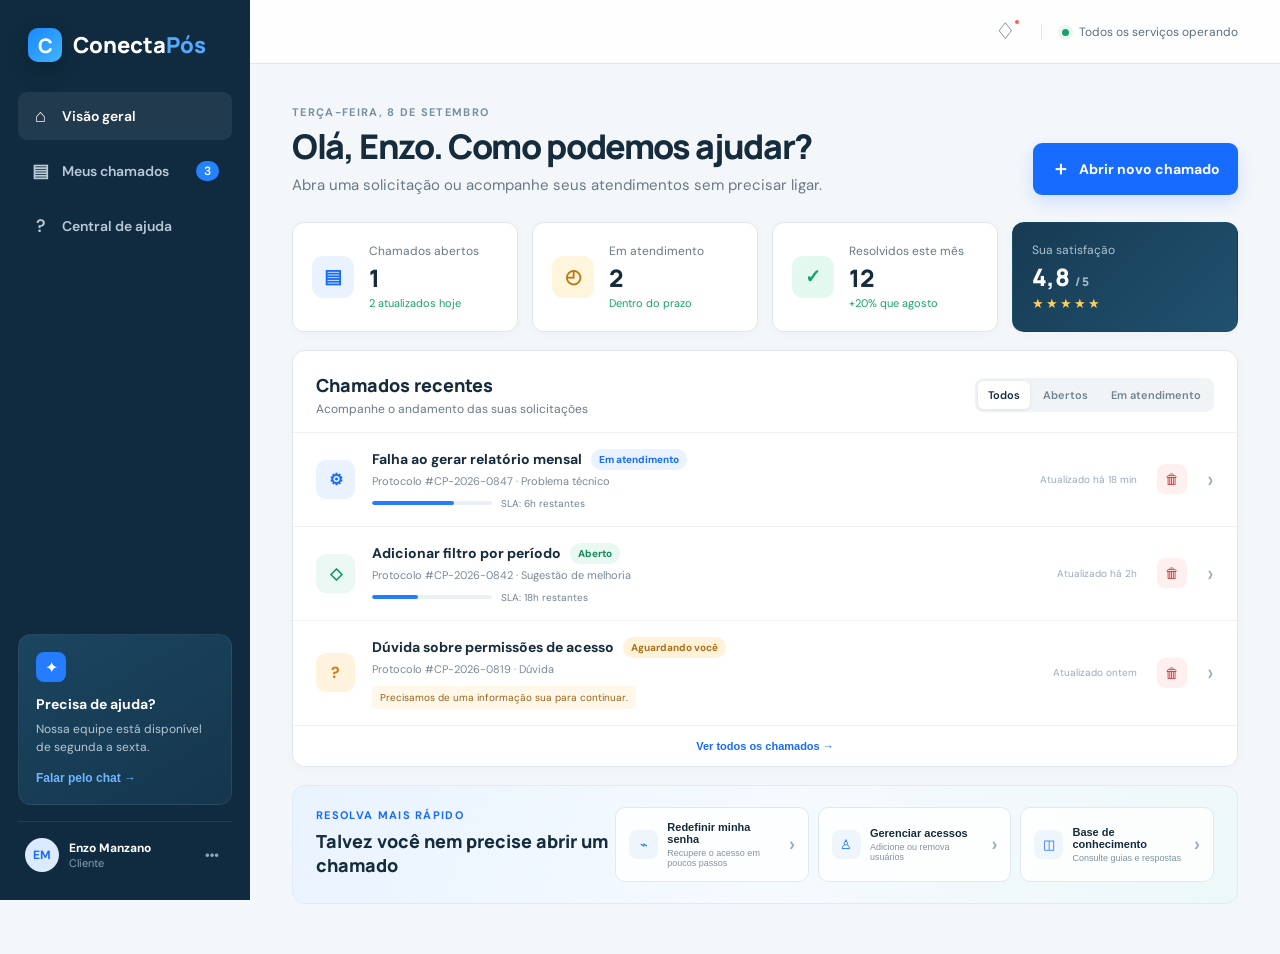
<file: index.html>
<!doctype html>
<html lang="pt-BR">
<head>
  <meta charset="UTF-8" />
  <meta name="viewport" content="width=device-width, initial-scale=1.0" />
  <meta name="description" content="Central digital de pós-venda para abertura e acompanhamento de chamados." />
  <title>ConectaPós | Central de Atendimento</title>
  <link rel="preconnect" href="https://fonts.googleapis.com">
  <link rel="preconnect" href="https://fonts.gstatic.com" crossorigin>
  <link href="https://fonts.googleapis.com/css2?family=DM+Sans:wght@400;500;600;700&family=Manrope:wght@600;700;800&display=swap" rel="stylesheet">
  <link rel="stylesheet" href="styles.css?v=4" />
</head>
<body>
  <aside class="sidebar">
    <a class="brand" href="#" aria-label="Página inicial ConectaPós">
      <span class="brand-mark">C</span>
      <span>Conecta<span>Pós</span></span>
    </a>
    <nav aria-label="Menu principal">
      <a class="nav-item active" href="#inicio"><span class="icon">⌂</span> Visão geral</a>
      <a class="nav-item" href="#chamados"><span class="icon">▤</span> Meus chamados <span class="badge" id="ticketBadge">3</span></a>
      <a class="nav-item" href="#ajuda"><span class="icon">?</span> Central de ajuda</a>
    </nav>
    <div class="sidebar-bottom">
      <div class="support-card">
        <span class="support-icon">✦</span>
        <strong>Precisa de ajuda?</strong>
        <p>Nossa equipe está disponível de segunda a sexta.</p>
        <button id="chatButton" class="text-button">Falar pelo chat →</button>
      </div>
      <div class="user-card">
        <div class="avatar">EM</div>
        <div><strong>Enzo Manzano</strong><small>Cliente</small></div>
        <button class="dots" aria-label="Opções da conta">•••</button>
      </div>
    </div>
  </aside>

  <main>
    <header class="topbar">
      <div class="mobile-brand"><span class="brand-mark">C</span> ConectaPós</div>
      <button class="notification" aria-label="Notificações">♢<span></span></button>
      <div class="status"><i></i> Todos os serviços operando</div>
    </header>

    <section class="content" id="inicio">
      <div class="welcome-row">
        <div>
          <p class="eyebrow">TERÇA-FEIRA, 8 DE SETEMBRO</p>
          <h1>Olá, Enzo. Como podemos ajudar?</h1>
          <p class="subtitle">Abra uma solicitação ou acompanhe seus atendimentos sem precisar ligar.</p>
        </div>
        <button class="primary-button" id="openTicket"><span>＋</span> Abrir novo chamado</button>
      </div>

      <div class="metrics" aria-label="Resumo dos chamados">
        <article class="metric-card"><span class="metric-icon blue">▤</span><div><small>Chamados abertos</small><strong id="openCount">3</strong><em>2 atualizados hoje</em></div></article>
        <article class="metric-card"><span class="metric-icon amber">◴</span><div><small>Em atendimento</small><strong>2</strong><em>Dentro do prazo</em></div></article>
        <article class="metric-card"><span class="metric-icon green">✓</span><div><small>Resolvidos este mês</small><strong>12</strong><em>+20% que agosto</em></div></article>
        <article class="metric-card satisfaction"><div><small>Sua satisfação</small><strong>4,8 <span>/ 5</span></strong><div class="stars">★★★★★</div></div></article>
      </div>

      <section class="panel" id="chamados">
        <div class="panel-header">
          <div><h2>Chamados recentes</h2><p>Acompanhe o andamento das suas solicitações</p></div>
          <div class="filters" role="group" aria-label="Filtrar chamados">
            <button class="filter active" data-filter="Todos">Todos</button>
            <button class="filter" data-filter="Aberto">Abertos</button>
            <button class="filter" data-filter="Em atendimento">Em atendimento</button>
          </div>
        </div>
        <div class="ticket-list" id="ticketList">
          <article class="ticket" data-status="Em atendimento">
            <span class="ticket-type technical">⚙</span>
            <div class="ticket-main"><div class="ticket-title"><strong>Falha ao gerar relatório mensal</strong><span class="pill progress">Em atendimento</span></div><p>Protocolo #CP-2026-0847 · Problema técnico</p><div class="sla"><span><i style="width:68%"></i></span><small>SLA: 6h restantes</small></div></div>
            <div class="ticket-side"><small>Atualizado há 18 min</small><b>›</b></div>
          </article>
          <article class="ticket" data-status="Aberto">
            <span class="ticket-type improvement">◇</span>
            <div class="ticket-main"><div class="ticket-title"><strong>Adicionar filtro por período</strong><span class="pill open">Aberto</span></div><p>Protocolo #CP-2026-0842 · Sugestão de melhoria</p><div class="sla"><span><i style="width:38%"></i></span><small>SLA: 18h restantes</small></div></div>
            <div class="ticket-side"><small>Atualizado há 2h</small><b>›</b></div>
          </article>
          <article class="ticket" data-status="Aguardando cliente">
            <span class="ticket-type question">?</span>
            <div class="ticket-main"><div class="ticket-title"><strong>Dúvida sobre permissões de acesso</strong><span class="pill waiting">Aguardando você</span></div><p>Protocolo #CP-2026-0819 · Dúvida</p><div class="waiting-note">Precisamos de uma informação sua para continuar.</div></div>
            <div class="ticket-side"><small>Atualizado ontem</small><b>›</b></div>
          </article>
        </div>
        <button class="see-all">Ver todos os chamados →</button>
      </section>

      <section class="quick-help" id="ajuda">
        <div><p class="eyebrow">RESOLVA MAIS RÁPIDO</p><h2>Talvez você nem precise abrir um chamado</h2></div>
        <div class="help-links">
          <button data-help="senha"><span>⌁</span><div><strong>Redefinir minha senha</strong><small>Recupere o acesso em poucos passos</small></div><b>›</b></button>
          <button data-help="acesso"><span>♙</span><div><strong>Gerenciar acessos</strong><small>Adicione ou remova usuários</small></div><b>›</b></button>
          <button data-help="base"><span>◫</span><div><strong>Base de conhecimento</strong><small>Consulte guias e respostas</small></div><b>›</b></button>
        </div>
      </section>
    </section>
  </main>

  <dialog id="ticketDialog">
    <form id="ticketForm" method="dialog">
      <div class="dialog-head"><div><p class="eyebrow">NOVO ATENDIMENTO</p><h2>Como podemos ajudar?</h2></div><button type="button" class="close" aria-label="Fechar">×</button></div>
      <label>Tipo de solicitação<select id="ticketType" required><option value="">Selecione uma opção</option><option>Problema técnico</option><option>Dúvida</option><option>Solicitação de manutenção</option><option>Reclamação</option><option>Sugestão de melhoria</option></select></label>
      <label>Assunto<input id="ticketSubject" required minlength="5" placeholder="Resuma o que aconteceu" /></label>
      <label>Conte os detalhes<textarea id="ticketDescription" required rows="4" placeholder="Explique quando o problema começou e como ele afeta você"></textarea></label>
      <label class="upload">⇧ <span><strong>Anexar imagem ou documento</strong><small>PNG, JPG ou PDF de até 10 MB</small></span><input type="file" accept="image/*,.pdf" /></label>
      <div class="ai-note">✦ <span><strong>Triagem inteligente</strong><small>Seu chamado será classificado e encaminhado automaticamente para a equipe certa.</small></span></div>
      <div class="dialog-actions"><button type="button" class="secondary close-action">Cancelar</button><button type="submit" class="primary-button">Enviar chamado</button></div>
    </form>
  </dialog>

  <div class="chat-panel" id="chatPanel" aria-hidden="true"><div class="chat-head"><div><span class="bot">✦</span><div><strong>Assistente Conecta</strong><small><i></i> Online agora</small></div></div><button id="closeChat">×</button></div><div class="chat-body"><div class="message bot-message">Olá, Enzo! Posso ajudar a encontrar uma solução ou abrir um chamado para você. O que aconteceu?</div><div class="suggestions"><button>Meu sistema está com erro</button><button>Quero acompanhar um protocolo</button><button>Tenho uma dúvida</button></div></div><div class="chat-input"><input placeholder="Digite sua mensagem..." aria-label="Mensagem"><button>➤</button></div></div>
  <div class="toast" id="toast" role="status"></div>
  <script src="app.js?v=3"></script>
</body>
</html>
</file>
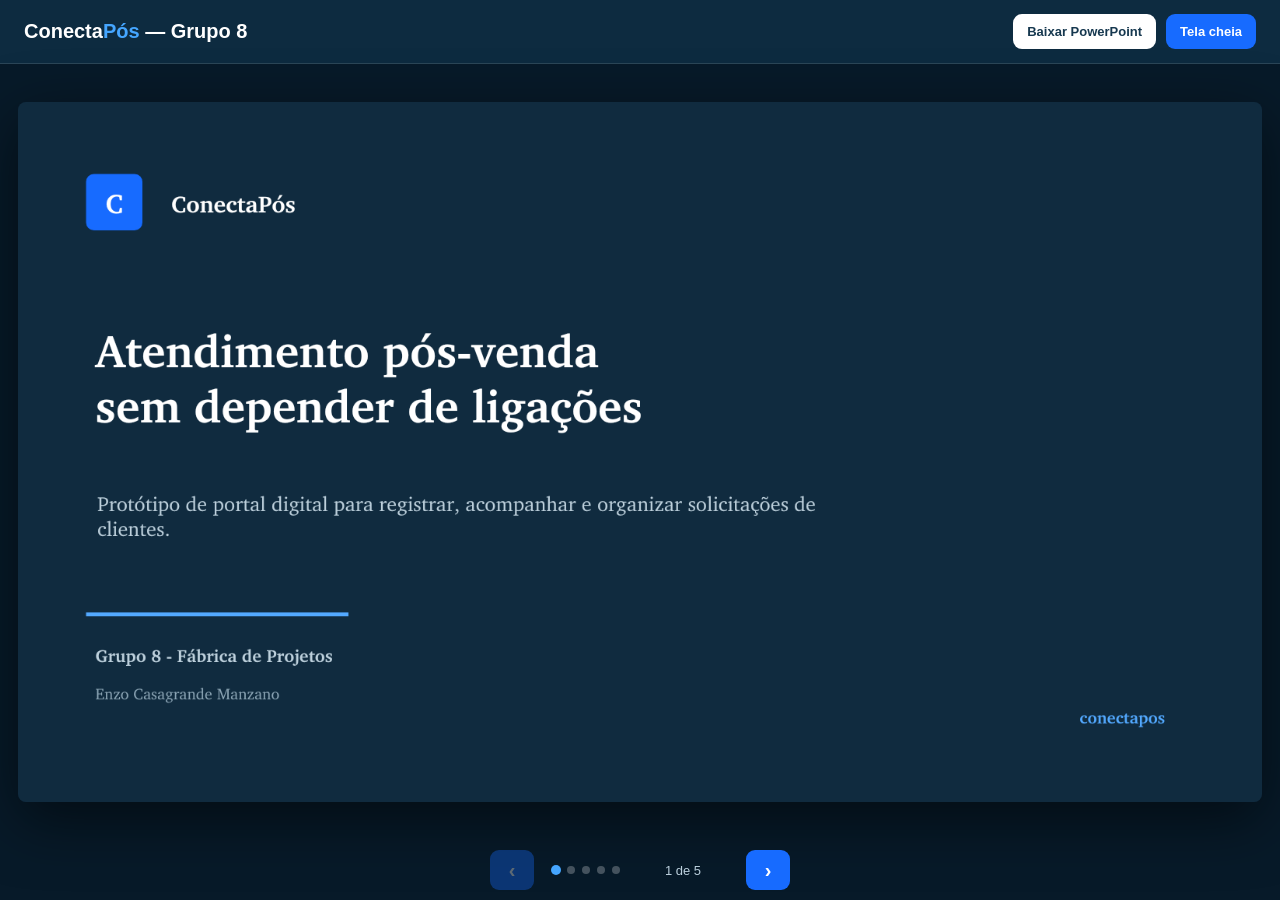
<file: apresentacao/index.html>
<!doctype html>
<html lang="pt-BR">
<head>
<meta charset="utf-8">
<meta name="viewport" content="width=device-width,initial-scale=1">
<meta name="description" content="Apresentação do projeto ConectaPós — Grupo 8">
<title>Apresentação ConectaPós — Grupo 8</title>
<style>
*{box-sizing:border-box}body{margin:0;background:#071a29;color:#fff;font-family:Arial,sans-serif;overflow:hidden}
header{height:64px;padding:0 24px;display:flex;align-items:center;justify-content:space-between;background:#0d2b40;border-bottom:1px solid #ffffff20}
.brand{font-weight:800;font-size:20px}.brand span{color:#45a6ff}.actions{display:flex;gap:10px}
button,a{border:0;border-radius:9px;padding:10px 14px;font-weight:700;cursor:pointer;text-decoration:none;font-size:13px}
.download{background:#fff;color:#16384f}.fullscreen{background:#176bff;color:#fff}
main{height:calc(100vh - 124px);display:grid;place-items:center;padding:18px}
.slide{display:none;max-width:100%;max-height:100%;aspect-ratio:16/9;box-shadow:0 18px 60px #0008;border-radius:8px}
.slide.active{display:block}
footer{height:60px;display:flex;align-items:center;justify-content:center;gap:18px}
.nav{background:#176bff;color:white;width:44px;height:40px;font-size:20px;padding:0}.nav:disabled{opacity:.35;cursor:not-allowed}
.counter{min-width:90px;text-align:center;color:#bcd0dd;font-size:13px}
.dots{display:flex;gap:7px}.dot{width:8px;height:8px;border-radius:50%;background:#ffffff40;padding:0}.dot.active{background:#45a6ff;transform:scale(1.25)}
@media(max-width:650px){header{padding:0 12px}.brand{font-size:15px}.download{display:none}main{padding:8px}.fullscreen{font-size:0}.fullscreen:after{content:"⛶";font-size:18px}}
</style>
</head>
<body>
<header>
  <div class="brand">Conecta<span>Pós</span> — Grupo 8</div>
  <div class="actions">
    <a class="download" href="Apresentacao_ConectaPos_Grupo8_Final.pptx" download>Baixar PowerPoint</a>
    <button class="fullscreen" type="button" onclick="document.documentElement.requestFullscreen?.()">Tela cheia</button>
  </div>
</header>
<main id="deck">
  <img class="slide active" src="slide-1.png" alt="Slide 1 de 5">
  <img class="slide" src="slide-2.png" alt="Slide 2 de 5">
  <img class="slide" src="slide-3.png" alt="Slide 3 de 5">
  <img class="slide" src="slide-4.png" alt="Slide 4 de 5">
  <img class="slide" src="slide-5.png" alt="Slide 5 de 5">
</main>
<footer>
  <button class="nav" id="prev" aria-label="Slide anterior">‹</button>
  <div class="dots" id="dots"></div>
  <span class="counter" id="counter">1 de 5</span>
  <button class="nav" id="next" aria-label="Próximo slide">›</button>
</footer>
<script>
const slides=[...document.querySelectorAll('.slide')],dotsBox=document.querySelector('#dots'),counter=document.querySelector('#counter'),prev=document.querySelector('#prev'),next=document.querySelector('#next');let current=0;
slides.forEach((_,i)=>{const b=document.createElement('button');b.className='dot'+(i===0?' active':'');b.ariaLabel='Ir para o slide '+(i+1);b.onclick=()=>show(i);dotsBox.appendChild(b)});
function show(i){current=Math.max(0,Math.min(slides.length-1,i));slides.forEach((s,n)=>s.classList.toggle('active',n===current));[...dotsBox.children].forEach((d,n)=>d.classList.toggle('active',n===current));counter.textContent=(current+1)+' de '+slides.length;prev.disabled=current===0;next.disabled=current===slides.length-1}
prev.onclick=()=>show(current-1);next.onclick=()=>show(current+1);document.addEventListener('keydown',e=>{if(['ArrowRight',' ','PageDown'].includes(e.key))show(current+1);if(['ArrowLeft','PageUp'].includes(e.key))show(current-1)});show(0);
</script>
</body>
</html>
</file>
<file: styles.css>
:root{--navy:#102b3f;--navy-2:#173b53;--blue:#176bff;--blue-soft:#eaf2ff;--bg:#f4f7fa;--text:#162b3c;--muted:#687987;--line:#e1e8ed;--green:#16a36b;--amber:#e49a24;--white:#fff}*{box-sizing:border-box}html{scroll-behavior:smooth}body{margin:0;background:var(--bg);color:var(--text);font-family:"DM Sans",sans-serif;font-size:16px}.sidebar{position:fixed;inset:0 auto 0 0;width:250px;background:var(--navy);color:#fff;padding:28px 18px;display:flex;flex-direction:column;z-index:10}.brand{display:flex;align-items:center;gap:11px;padding:0 10px 30px;color:white;text-decoration:none;font:800 22px Manrope}.brand>span:last-child span{color:#53a9ff}.brand-mark{width:34px;height:34px;border-radius:10px;background:linear-gradient(135deg,#1987ff,#42b5ff);display:grid;place-items:center;color:white;font:800 20px Manrope;box-shadow:0 7px 20px #071b2970}.sidebar nav{display:flex;flex-direction:column;gap:7px}.nav-item{display:flex;align-items:center;gap:12px;color:#b9c9d5;text-decoration:none;padding:12px 13px;border-radius:9px;font-weight:600;font-size:14px}.nav-item:hover,.nav-item.active{color:white;background:#ffffff12}.nav-item .icon{font-size:18px;width:19px;text-align:center}.badge{margin-left:auto;background:#2582ff;color:white;border-radius:12px;padding:2px 8px;font-size:12px}.sidebar-bottom{margin-top:auto}.support-card{background:linear-gradient(150deg,#1b4560,#15364d);padding:17px;border:1px solid #ffffff10;border-radius:13px;margin-bottom:16px}.support-card .support-icon{display:grid;place-items:center;width:30px;height:30px;background:#257cff;color:white;border-radius:8px;margin-bottom:11px}.support-card strong{font-size:14px}.support-card p{font-size:12px;color:#b6c7d3;line-height:1.5;margin:6px 0 10px}.text-button{border:0;background:none;padding:0;color:#70b7ff;font-weight:700;font-size:12px;cursor:pointer}.user-card{display:flex;align-items:center;gap:10px;padding:16px 7px 0;border-top:1px solid #ffffff16}.avatar{width:34px;height:34px;border-radius:50%;background:#dbeafe;color:#176bff;display:grid;place-items:center;font-weight:700;font-size:12px}.user-card div:nth-child(2){display:flex;flex-direction:column}.user-card strong{font-size:12px}.user-card small{color:#89a2b4;font-size:11px}.dots{margin-left:auto;border:0;background:none;color:#8fa6b6;cursor:pointer}.topbar{position:fixed;left:250px;right:0;top:0;height:64px;background:#ffffffdb;backdrop-filter:blur(12px);border-bottom:1px solid var(--line);display:flex;justify-content:flex-end;align-items:center;padding:0 42px;z-index:8}.mobile-brand{display:none}.status{font-size:12px;color:#587080;border-left:1px solid var(--line);padding-left:20px}.status i{display:inline-block;width:7px;height:7px;border-radius:50%;background:var(--green);margin-right:7px;box-shadow:0 0 0 4px #16a36b17}.notification{background:none;border:0;font-size:23px;margin-right:19px;position:relative;color:#526a7b}.notification span{position:absolute;right:2px;top:2px;width:6px;height:6px;background:#ff5a55;border-radius:50%;border:1px solid white}.content{margin-left:250px;padding:105px 42px 50px;max-width:1500px}.welcome-row{display:flex;justify-content:space-between;align-items:flex-end;margin-bottom:27px}.eyebrow{margin:0 0 7px;color:#7790a1;font-size:11px;font-weight:700;letter-spacing:.12em}.welcome-row h1{font:800 clamp(26px,3vw,34px)/1.2 Manrope;margin:0 0 8px;letter-spacing:-.04em}.subtitle{color:var(--muted);margin:0;font-size:15px}.primary-button{border:0;border-radius:9px;background:var(--blue);color:white;font:700 14px "DM Sans";padding:13px 18px;box-shadow:0 7px 18px #176bff2c;cursor:pointer;transition:.2s}.primary-button:hover{background:#075be7;transform:translateY(-1px)}.primary-button span{font-size:19px;vertical-align:-1px;margin-right:6px}.metrics{display:grid;grid-template-columns:repeat(4,1fr);gap:14px;margin-bottom:18px}.metric-card{background:white;border:1px solid var(--line);border-radius:12px;padding:19px;display:flex;align-items:center;gap:15px;min-height:103px;box-shadow:0 2px 8px #152e3e08}.metric-icon{flex:0 0 auto;width:42px;height:42px;border-radius:11px;display:grid;place-items:center;font-size:19px;font-weight:700}.metric-icon.blue{color:var(--blue);background:var(--blue-soft)}.metric-icon.amber{color:#bd7911;background:#fff4dc}.metric-icon.green{color:var(--green);background:#e3f8ef}.metric-card>div{display:flex;flex-direction:column}.metric-card small{font-size:12px;color:var(--muted)}.metric-card strong{font:800 24px Manrope;margin:2px 0}.metric-card em{font-size:11px;color:var(--green);font-style:normal}.metric-card.satisfaction{background:linear-gradient(135deg,var(--navy-2),#20516f);color:white;border-color:transparent}.metric-card.satisfaction small{color:#aec2d0}.metric-card.satisfaction strong span{font-size:12px;color:#a8bdcb}.stars{color:#ffcf57;font-size:13px;letter-spacing:2px}.panel{background:white;border:1px solid var(--line);border-radius:13px;box-shadow:0 2px 9px #152e3e08}.panel-header{display:flex;justify-content:space-between;align-items:center;padding:22px 23px 15px}.panel h2,.quick-help h2{font:800 18px Manrope;margin:0 0 4px}.panel-header p{font-size:12px;color:var(--muted);margin:0}.filters{display:flex;gap:3px;background:#f1f4f7;border-radius:8px;padding:3px}.filter{border:0;background:none;border-radius:6px;color:#718390;font:600 11px "DM Sans";padding:7px 10px;cursor:pointer}.filter.active{background:white;color:var(--text);box-shadow:0 1px 4px #102b3f16}.ticket{display:grid;grid-template-columns:42px 1fr auto;gap:14px;align-items:center;padding:16px 23px;border-top:1px solid #edf1f4;transition:.2s;cursor:pointer}.ticket:hover{background:#f9fbfd}.ticket-type{width:39px;height:39px;display:grid;place-items:center;border-radius:10px;font-weight:700}.technical{background:#eaf2ff;color:#176bff}.improvement{background:#ecf8f3;color:#119165}.question{background:#fff3dd;color:#c67e14}.ticket-main{min-width:0}.ticket-title{display:flex;align-items:center;gap:9px}.ticket-title strong{font-size:14px;white-space:nowrap;overflow:hidden;text-overflow:ellipsis}.ticket-main p{margin:4px 0 9px;color:#788a97;font-size:11px}.pill{border-radius:12px;padding:4px 8px;font-size:10px;font-weight:700}.pill.progress{background:#eaf2ff;color:#176bff}.pill.open{background:#e9f8f1;color:#13895d}.pill.waiting{background:#fff2da;color:#ad7016}.sla{display:flex;align-items:center;gap:9px}.sla>span{width:120px;height:4px;background:#eaf0f4;border-radius:4px;overflow:hidden}.sla i{display:block;height:100%;background:#247cff;border-radius:4px}.sla small{font-size:10px;color:#6f8290}.waiting-note{display:inline-block;background:#fff7e9;color:#996419;border-radius:5px;padding:5px 8px;font-size:10px}.ticket-side{display:flex;align-items:center;gap:20px;color:#9aabb6}.ticket-side small{font-size:10px}.ticket-side b{font-size:24px;font-weight:400}.see-all{display:block;width:100%;border:0;border-top:1px solid #edf1f4;background:white;border-radius:0 0 13px 13px;padding:14px;color:#176bff;font-weight:700;font-size:11px;cursor:pointer}.quick-help{margin-top:18px;border-radius:13px;background:linear-gradient(115deg,#e9f3ff,#f5faff 50%,#edf8f8);padding:21px 23px;display:grid;grid-template-columns:1fr 2fr;align-items:center;border:1px solid #dceafa}.quick-help .eyebrow{color:#176bff}.help-links{display:grid;grid-template-columns:repeat(3,1fr);gap:9px}.help-links button{border:1px solid #dfe9ef;background:#ffffffd6;border-radius:10px;padding:13px;display:grid;grid-template-columns:30px 1fr auto;align-items:center;text-align:left;gap:8px;color:var(--text);cursor:pointer}.help-links button>span{width:29px;height:29px;border-radius:8px;background:#eef5fb;color:#176bff;display:grid;place-items:center}.help-links button div{display:flex;flex-direction:column}.help-links strong{font-size:11px}.help-links small{font-size:9px;color:#8293a0;margin-top:3px}.help-links b{font-size:18px;color:#9dafbb}dialog{border:0;border-radius:16px;padding:0;width:min(560px,calc(100% - 28px));box-shadow:0 24px 90px #0920344f}dialog::backdrop{background:#071c2cad;backdrop-filter:blur(3px)}dialog form{padding:26px}.dialog-head{display:flex;justify-content:space-between;align-items:flex-start;margin-bottom:20px}.dialog-head h2{font:800 22px Manrope;margin:0}.close{border:0;background:#f0f4f7;width:31px;height:31px;border-radius:8px;font-size:20px;cursor:pointer;color:#607582}label{display:block;font-size:12px;font-weight:700;margin-top:14px}input,select,textarea{display:block;width:100%;margin-top:7px;border:1px solid #d8e1e7;border-radius:8px;padding:11px 12px;font:400 14px "DM Sans";color:var(--text);outline:none}input:focus,select:focus,textarea:focus{border-color:#176bff;box-shadow:0 0 0 3px #176bff18}textarea{resize:vertical}.upload{display:flex;align-items:center;gap:12px;border:1px dashed #bccbd5;border-radius:9px;padding:13px;color:#176bff;cursor:pointer}.upload>span{display:flex;flex-direction:column}.upload small{font-weight:400;color:#84949f;margin-top:2px}.upload input{display:none}.ai-note{display:flex;gap:10px;background:#eaf2ff;color:#176bff;padding:12px;border-radius:9px;margin-top:14px}.ai-note>span{display:flex;flex-direction:column}.ai-note strong{font-size:11px}.ai-note small{color:#597a9a;font-size:10px;margin-top:2px}.dialog-actions{display:flex;justify-content:flex-end;gap:9px;margin-top:20px}.secondary{border:1px solid #d7e0e6;border-radius:9px;background:white;color:#546b7b;font-weight:700;padding:12px 17px;cursor:pointer}.chat-panel{position:fixed;right:25px;bottom:25px;width:350px;background:white;border-radius:15px;box-shadow:0 15px 50px #09203435;overflow:hidden;z-index:20;transform:translateY(20px) scale(.96);opacity:0;pointer-events:none;transition:.22s}.chat-panel.open{transform:none;opacity:1;pointer-events:auto}.chat-head{background:var(--navy);color:white;padding:15px;display:flex;align-items:center;justify-content:space-between}.chat-head>div{display:flex;align-items:center;gap:10px}.bot{width:35px;height:35px;border-radius:10px;background:#1e7cff;display:grid;place-items:center}.chat-head strong,.chat-head small{display:block}.chat-head strong{font-size:13px}.chat-head small{font-size:10px;color:#b9cedb;margin-top:2px}.chat-head small i{display:inline-block;width:6px;height:6px;border-radius:50%;background:#36d391}.chat-head button{border:0;background:none;color:white;font-size:20px}.chat-body{padding:16px;background:#f7f9fb;min-height:210px}.message{padding:11px 13px;border-radius:4px 12px 12px 12px;background:white;border:1px solid #e5ebef;font-size:12px;line-height:1.45}.suggestions{display:flex;flex-direction:column;align-items:flex-start;gap:7px;margin-top:14px}.suggestions button{background:white;border:1px solid #bfd8fa;border-radius:16px;color:#176bff;padding:7px 10px;font-size:10px;cursor:pointer}.chat-input{display:flex;padding:11px;border-top:1px solid #e3e9ed}.chat-input input{margin:0;border:0}.chat-input button{border:0;background:#176bff;color:white;border-radius:8px;width:38px}.toast{position:fixed;left:50%;bottom:25px;transform:translate(-50%,30px);background:#0f2c40;color:white;padding:12px 18px;border-radius:9px;font-size:13px;opacity:0;pointer-events:none;transition:.25s;z-index:30;box-shadow:0 10px 30px #0b24363d}.toast.show{opacity:1;transform:translate(-50%,0)}@media(max-width:1050px){.metrics{grid-template-columns:repeat(2,1fr)}.quick-help{grid-template-columns:1fr}.help-links{margin-top:15px}}@media(max-width:760px){.sidebar{display:none}.topbar{left:0;padding:0 18px;justify-content:space-between}.mobile-brand{display:flex;align-items:center;gap:8px;font:800 17px Manrope}.mobile-brand .brand-mark{width:28px;height:28px;font-size:15px}.notification{margin-left:auto}.status{display:none}.content{margin-left:0;padding:92px 16px 36px}.welcome-row{align-items:flex-start;gap:20px}.welcome-row .primary-button{white-space:nowrap}.metrics{grid-template-columns:1fr 1fr}.panel-header{align-items:flex-start;gap:15px;flex-direction:column}.filters{width:100%;overflow:auto}.ticket{grid-template-columns:39px 1fr}.ticket-side{display:none}.ticket-title{align-items:flex-start;flex-direction:column;gap:5px}.help-links{grid-template-columns:1fr}.chat-panel{right:12px;bottom:12px;width:calc(100% - 24px)}}@media(max-width:520px){.welcome-row{display:block}.welcome-row .primary-button{margin-top:18px;width:100%}.metrics{grid-template-columns:1fr}.metric-card{min-height:88px}.ticket{padding:15px}.sla>span{width:80px}}

.delete-ticket{border:0;background:#fff0f0;color:#c93b3b;width:30px;height:30px;border-radius:8px;display:grid;place-items:center;cursor:pointer;font-size:14px;transition:.2s}
.delete-ticket:hover{background:#ffdede;transform:scale(1.05)}
@media(max-width:760px){.ticket-side:has(.delete-ticket){display:flex;grid-column:2;justify-content:flex-end}.ticket-side:has(.delete-ticket) small,.ticket-side:has(.delete-ticket) b{display:none}}

#helpDialog{border:0;border-radius:16px;padding:0;width:min(520px,calc(100% - 28px));box-shadow:0 24px 90px #0920344f}
#helpDialog::backdrop{background:#071c2cad;backdrop-filter:blur(3px)}
.help-dialog-content{padding:26px}
.help-dialog-content>div:nth-child(2)>p{color:var(--muted);font-size:13px;line-height:1.55}
.dialog-head .close-help{border:0;background:#f0f4f7;width:31px;height:31px;border-radius:8px;font-size:20px;cursor:pointer;color:#607582}
.access-user{display:flex;align-items:center;gap:11px;border:1px solid var(--line);border-radius:10px;padding:13px;margin-top:14px}
.access-user>div:nth-child(2){display:flex;flex:1;flex-direction:column}
.access-user strong{font-size:13px}.access-user small{color:var(--muted);font-size:11px;margin-top:2px}
.access-user>span{color:var(--green);background:#e9f8f1;border-radius:12px;padding:4px 8px;font-size:10px;font-weight:700}
.demo-note{background:#f4f7fa;padding:10px;border-radius:8px;font-size:11px!important}
.knowledge-list{display:flex;flex-direction:column;gap:8px}
.knowledge-list button{border:1px solid var(--line);background:#f9fbfd;border-radius:9px;padding:13px;text-align:left;color:var(--text);font:600 12px "DM Sans";cursor:pointer}
.knowledge-list button:hover{border-color:#176bff;color:#176bff}.knowledge-list b{float:right;font-size:17px}
</file>
